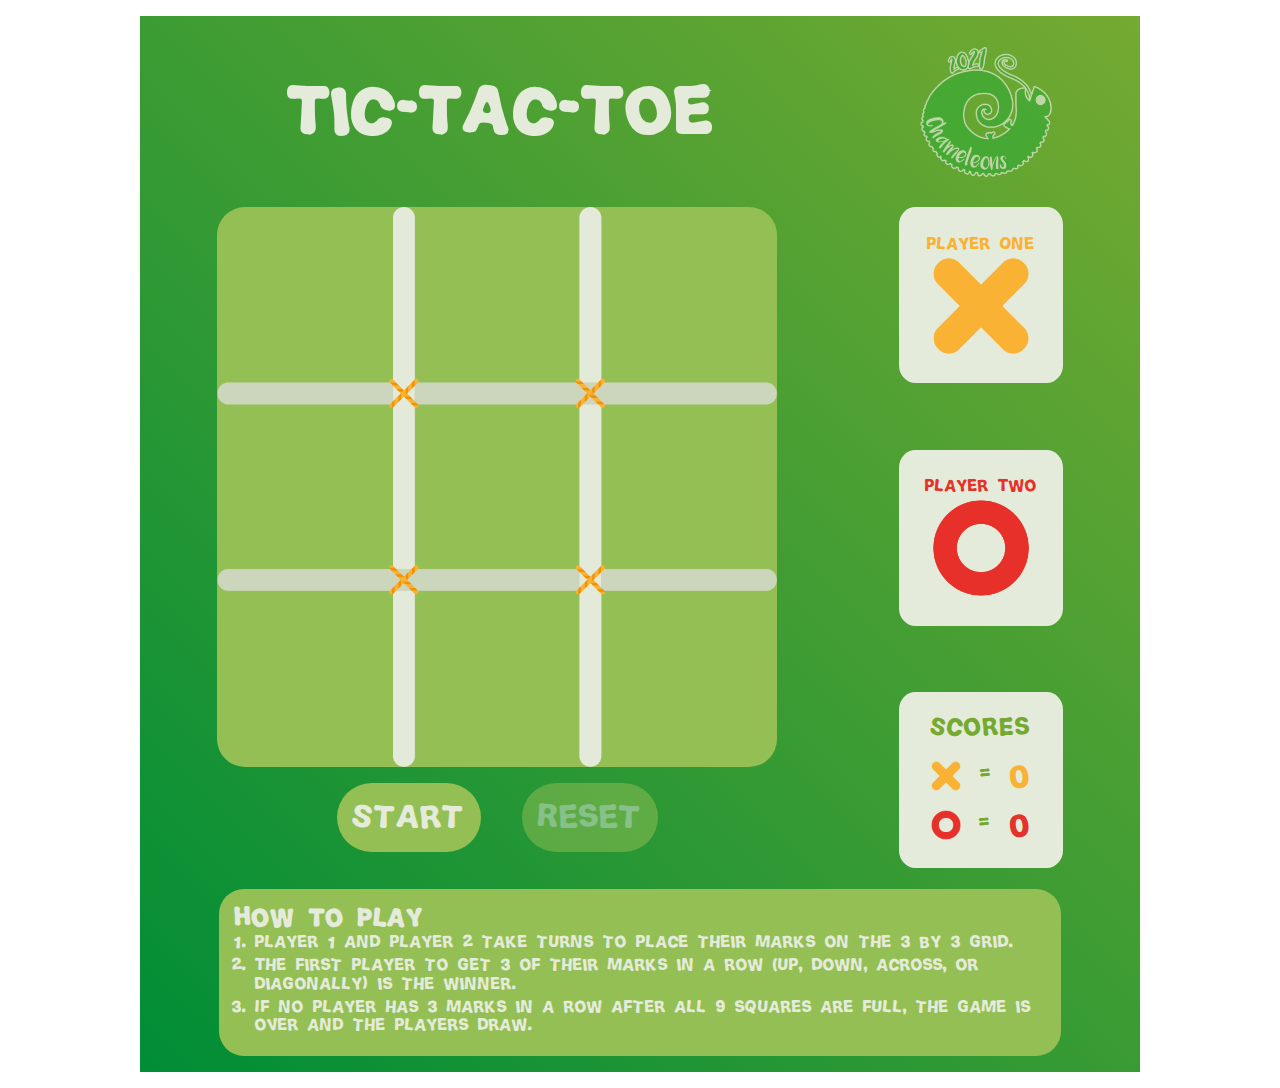
<file: index.html>
<!DOCTYPE html>
<html lang="en_GB">
  <head>
    <meta name="viewport" content="width=device-width, initial-scale=1.0" />
    <link rel="stylesheet" href="styles/normalize.css" />
    <link rel="stylesheet" href="styles/style.css" />
    <script src="script.js" defer></script>
    <title>Tic-Tac-Toe</title>
  </head>
  <body>
    <main>
      <header>
        <h1>Tic-Tac-Toe</h1>
        <img src="imageAssets/logo.png" alt="Chameleons logo image" />
      </header>
      <section>
        <div id="game">
          <div id="gameBoard">
            <div data-index="0" class="tile">T</div>
            <div data-index="1" class="tile">I</div>
            <div data-index="2" class="tile">C</div>
            <div data-index="3" class="tile">T</div>
            <div data-index="4" class="tile">A</div>
            <div data-index="5" class="tile">C</div>
            <div data-index="6" class="tile">T</div>
            <div data-index="7" class="tile">O</div>
            <div data-index="8" class="tile">E</div>
          </div>

          <div class="startButtonContainer">
            <button id="startButton">Start</button>
            <button id="resetButton">Reset</button>
          </div>
        </div>

        <div id="playerInfo">
          <div class="display" id="playerOneBox">
            <p class="playerOneColor">Player One</p>
            <img src="imageAssets/bigX.png" alt="an X logo" />
          </div>

          <div class="display" id="playerTwoBox">
            <p class="playerTwoColor">Player Two</p>
            <img src="imageAssets/bigO.png" alt="an O logo" />
          </div>

          <div class="display">
            <p class="scoreBoardText">Scores</p>

            <div class="scoreDisplay">
              <img src="imageAssets/bigX.png" alt="a little X logo" />
              <p class="scoreBoardText">=</p>
              <p id="playerOneScore" class="playerOneColor">0</p>
            </div>

            <div class="scoreDisplay">
              <img src="imageAssets/bigO.png" alt="a little O logo" />
              <p class="scoreBoardText">=</p>
              <p id="playerTwoScore" class="playerTwoColor">0</p>
            </div>
          </div>
        </div>
      </section>

      <div id="instructionsContainer">
        <h2>How To Play</h2>
        <ol>
          <li class="instructions">
            Player 1 and Player 2 take turns to place their marks on the 3 by 3
            grid.
          </li>
          <li class="instructions">
            The first player to get 3 of their marks in a row (up, down, across,
            or diagonally) is the winner.
          </li>
          <li class="instructions">
            If no player has 3 marks in a row after all 9 squares are full, the
            game is over and the players draw.
          </li>
        </ol>
      </div>
    </main>
    <div class="modal">
      <div class="modalContent">
        <span class="close">&times;</span>
        <div id="displayWinner"></div>
      </div>
    </div>
    <audio id="victorySound" controls>
      <source src="audio/victory.mp3" type="audio/mpeg" />
    </audio>
    <audio id="drawSound" controls>
      <source src="audio/draw.mp3" type="audio/mpeg" />
    </audio>
  </body>
</html>
</file>
<file: styles/style.css>
@font-face {
  font-family: "Cake";
  src: url(Cake_n_Truffles.ttf);
}

* {
  box-sizing: border-box;
  margin: 0;
  padding: 0;
  font-family: "Cake", sans-serif;
  color: #e4ebdb;
}

body {
  padding: 1rem;
}

main {
  background: linear-gradient(45deg, #008d36, #75aa31);
  width: 1000px;
  padding: 1rem;
  margin: auto;
}

header {
  display: flex;
  justify-content: space-around;
  align-items: center;
  font-size: 2rem;
  position: relative;
  left: 30px;
}

header img {
  height: 130px;
}

section {
  display: flex;
  justify-content: space-around;
  margin-bottom: 5px;
}

#game {
  display: flex;
  flex-direction: column;
  align-items: center;
  padding: 1rem;
}

#gameBoard {
  display: grid;
  grid-template-columns: repeat(3, 1fr);
  grid-template-rows: repeat(3, 1fr);
  height: 35rem;
  width: 35rem;
  background-color: #94bf54;
  background-image: url(../imageAssets/hashGrid.png);
  background-position: center;
  background-size: cover;
  border-radius: 5%;
}

.tile {
  display: flex;
  justify-content: center;
  align-items: center;
  color: transparent;
  font-size: 4em;
}

.clickedX {
  content: url(../imageAssets/smallX.png);
  position: relative;
  top: 15%;
  left: 15%;
}

.clickedO {
  content: url(../imageAssets/smallO.png);
  position: relative;
  top: 15%;
  left: 15%;
}

#playerInfo {
  display: flex;
  flex-direction: column;
  justify-content: space-between;
}

.display {
  display: flex;
  flex-direction: column;
  align-items: center;
  justify-content: space-around;
  background-color: #e4ebdb;
  border-radius: 10%;
  padding: 1rem;
  margin: 1rem;
  height: 11rem;
}

.display img {
  height: 100px;
}
#playerOneBox, #playerTwoBox {
  border: 10px solid #e4ebdb;
}

.scoreDisplay {
  display: flex;
  justify-content: space-around;
  width: 90%;
  font-size: 2rem;
}

.scoreDisplay img {
  height: 30px;
}

.scoreBoardText {
  font-size: 1.5rem;
  padding-bottom: 0.5rem;
  color: #75aa31;
}

#startButton,
#resetButton {
  margin: 1rem;
  color: #e4ebdb;
  background-color: #94bf54;
  border-style: none;
  font-size: 2rem;
  padding: 1rem;
  border-radius: 50px;
}

#resetButton {
  opacity: 0.5;
}

.playerOneColor {
  color: #f9b233;
}

.playerTwoColor {
  color: #e6332a;
}

.instructions {
  position: relative;
  margin-bottom: 5px;
  left: 20px;
}

#instructionsContainer {
  background-color: #94bf54;
  padding: 1rem;
  border-radius: 25px;
  width: 87%;
  margin: auto;
}

.modal {
  display: none;
  position: fixed;
  z-index: 1;
  padding-top: 400px;
  left: 0;
  top: 0;
  width: 100%;
  height: 100%;
  overflow: auto;
  background-color: rgba(0, 0, 0, 0.527);
  backdrop-filter: blur(8px);
}

.close {
  right: 10px;
  position: absolute;
  color: #75aa31;
}

.close:hover {
  cursor: pointer;
}

.modalContent {
  border-radius: 50px;
  position: relative;
  background-color: #e4ebdb;
  margin: auto;
  width: 60%;
  font-size: 5rem;
  text-align: center;
}

#displayWinner {
  padding: 5rem;
}

audio {
  display: none;
}

.newGameMessage {
  color: #75aa31;
  font-size: 3rem;
}
</file>
